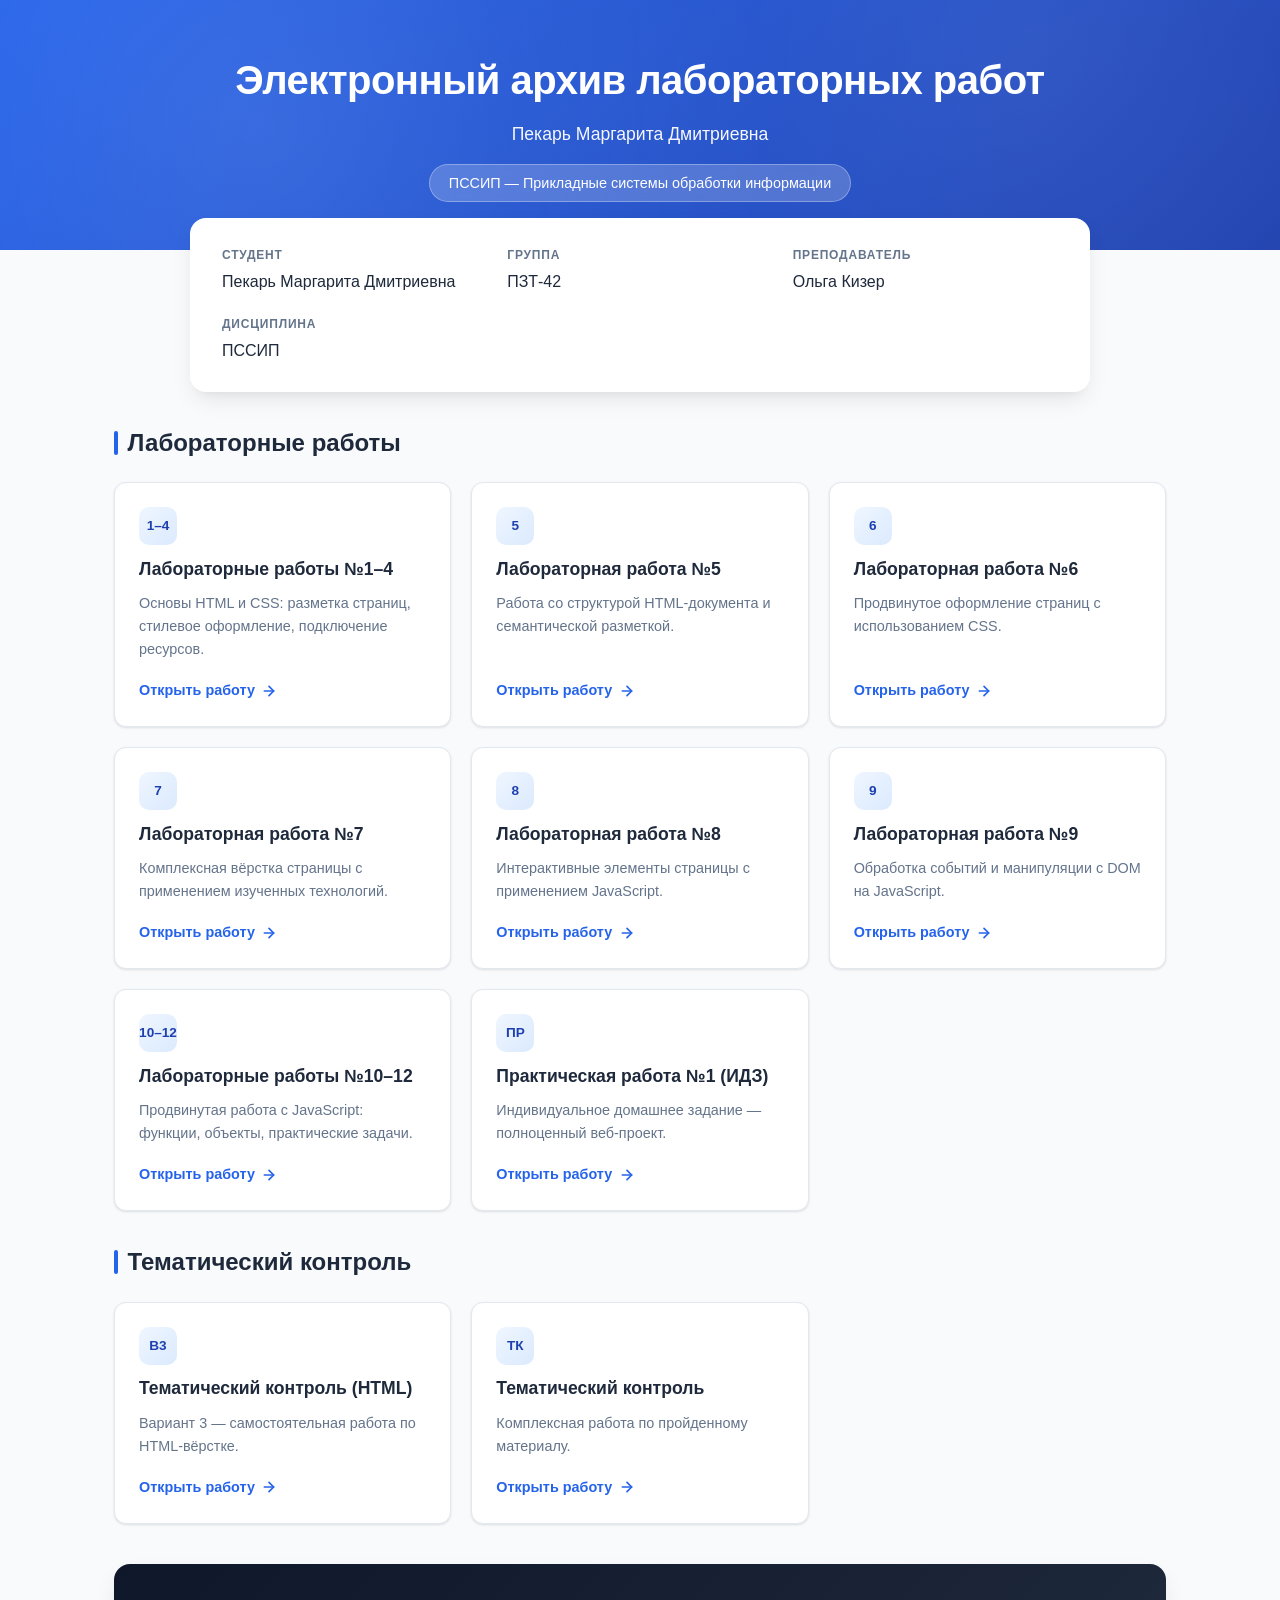
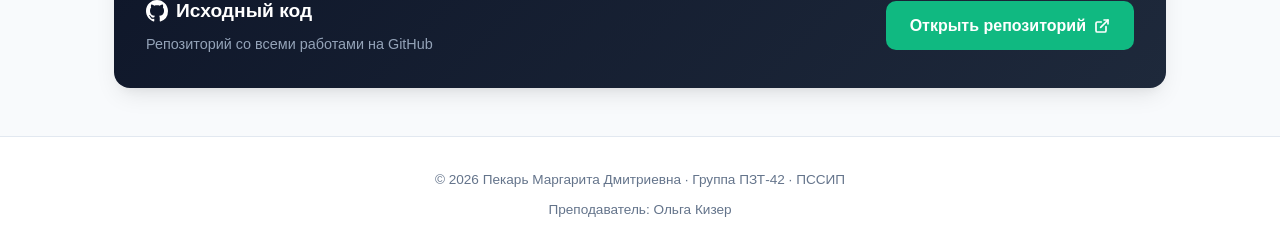
<file: index.html>
<!DOCTYPE html>
<html lang="ru">
<head>
    <meta charset="UTF-8">
    <meta name="viewport" content="width=device-width, initial-scale=1.0">
    <title>Лабораторные работы — Пекарь Маргарита Дмитриевна</title>
    <style>
        :root {
            --primary: #2563eb;
            --primary-dark: #1e40af;
            --bg: #f8fafc;
            --card-bg: #ffffff;
            --text: #1e293b;
            --text-muted: #64748b;
            --border: #e2e8f0;
            --success: #10b981;
            --shadow: 0 1px 3px rgba(0, 0, 0, 0.08), 0 1px 2px rgba(0, 0, 0, 0.04);
            --shadow-lg: 0 10px 25px -5px rgba(0, 0, 0, 0.1), 0 8px 10px -6px rgba(0, 0, 0, 0.05);
        }

        * {
            margin: 0;
            padding: 0;
            box-sizing: border-box;
        }

        body {
            font-family: -apple-system, BlinkMacSystemFont, 'Segoe UI', Roboto, 'Helvetica Neue', Arial, sans-serif;
            background: var(--bg);
            color: var(--text);
            line-height: 1.6;
            min-height: 100vh;
        }

        /* Header */
        header {
            background: linear-gradient(135deg, var(--primary) 0%, var(--primary-dark) 100%);
            color: white;
            padding: 3rem 1.5rem;
            text-align: center;
            position: relative;
            overflow: hidden;
        }

        header::before {
            content: '';
            position: absolute;
            top: 0;
            left: 0;
            right: 0;
            bottom: 0;
            background-image: radial-gradient(circle at 20% 50%, rgba(255,255,255,0.1) 0%, transparent 50%),
                              radial-gradient(circle at 80% 20%, rgba(255,255,255,0.08) 0%, transparent 50%);
        }

        header h1 {
            font-size: clamp(1.75rem, 4vw, 2.5rem);
            font-weight: 700;
            margin-bottom: 0.5rem;
            position: relative;
            letter-spacing: -0.5px;
        }

        header .subtitle {
            font-size: 1.1rem;
            opacity: 0.95;
            position: relative;
            font-weight: 300;
        }

        .subject-badge {
            display: inline-block;
            background: rgba(255, 255, 255, 0.2);
            backdrop-filter: blur(10px);
            padding: 0.4rem 1.2rem;
            border-radius: 50px;
            font-size: 0.9rem;
            font-weight: 500;
            margin-top: 1rem;
            position: relative;
            border: 1px solid rgba(255, 255, 255, 0.3);
        }

        /* Student info card */
        .info-card {
            max-width: 900px;
            margin: -2rem auto 2rem;
            background: var(--card-bg);
            border-radius: 16px;
            padding: 1.75rem 2rem;
            box-shadow: var(--shadow-lg);
            position: relative;
            z-index: 10;
        }

        .info-grid {
            display: grid;
            grid-template-columns: repeat(auto-fit, minmax(200px, 1fr));
            gap: 1.25rem;
        }

        .info-item {
            display: flex;
            flex-direction: column;
            gap: 0.25rem;
        }

        .info-label {
            font-size: 0.75rem;
            text-transform: uppercase;
            letter-spacing: 0.8px;
            color: var(--text-muted);
            font-weight: 600;
        }

        .info-value {
            font-size: 1rem;
            color: var(--text);
            font-weight: 500;
        }

        /* Main container */
        main {
            max-width: 1100px;
            margin: 0 auto;
            padding: 0 1.5rem 3rem;
        }

        .section-title {
            font-size: 1.5rem;
            font-weight: 700;
            color: var(--text);
            margin: 2rem 0 1.25rem;
            display: flex;
            align-items: center;
            gap: 0.6rem;
        }

        .section-title::before {
            content: '';
            width: 4px;
            height: 24px;
            background: var(--primary);
            border-radius: 2px;
        }

        /* Works grid */
        .works-grid {
            display: grid;
            grid-template-columns: repeat(auto-fill, minmax(280px, 1fr));
            gap: 1.25rem;
        }

        .work-card {
            background: var(--card-bg);
            border-radius: 12px;
            padding: 1.5rem;
            box-shadow: var(--shadow);
            transition: transform 0.2s ease, box-shadow 0.2s ease;
            border: 1px solid var(--border);
            text-decoration: none;
            color: inherit;
            display: flex;
            flex-direction: column;
            gap: 0.6rem;
            position: relative;
            overflow: hidden;
        }

        .work-card::before {
            content: '';
            position: absolute;
            top: 0;
            left: 0;
            width: 100%;
            height: 3px;
            background: var(--primary);
            transform: scaleX(0);
            transform-origin: left;
            transition: transform 0.3s ease;
        }

        .work-card:hover {
            transform: translateY(-4px);
            box-shadow: var(--shadow-lg);
        }

        .work-card:hover::before {
            transform: scaleX(1);
        }

        .work-number {
            display: inline-flex;
            align-items: center;
            justify-content: center;
            width: 38px;
            height: 38px;
            background: linear-gradient(135deg, #eff6ff, #dbeafe);
            color: var(--primary-dark);
            border-radius: 10px;
            font-weight: 700;
            font-size: 0.85rem;
        }

        .work-title {
            font-size: 1.1rem;
            font-weight: 600;
            color: var(--text);
        }

        .work-desc {
            font-size: 0.9rem;
            color: var(--text-muted);
            flex-grow: 1;
        }

        .work-link {
            display: inline-flex;
            align-items: center;
            gap: 0.4rem;
            color: var(--primary);
            font-weight: 600;
            font-size: 0.9rem;
            margin-top: 0.5rem;
        }

        .work-link svg {
            transition: transform 0.2s ease;
        }

        .work-card:hover .work-link svg {
            transform: translateX(4px);
        }

        /* Repository banner */
        .repo-banner {
            background: linear-gradient(135deg, #0f172a 0%, #1e293b 100%);
            color: white;
            border-radius: 16px;
            padding: 2rem;
            margin-top: 2.5rem;
            display: flex;
            align-items: center;
            justify-content: space-between;
            gap: 1.5rem;
            flex-wrap: wrap;
            box-shadow: var(--shadow-lg);
        }

        .repo-banner-text h3 {
            font-size: 1.2rem;
            margin-bottom: 0.4rem;
            display: flex;
            align-items: center;
            gap: 0.5rem;
        }

        .repo-banner-text p {
            color: #94a3b8;
            font-size: 0.9rem;
        }

        .repo-button {
            background: var(--success);
            color: white;
            padding: 0.75rem 1.5rem;
            border-radius: 10px;
            text-decoration: none;
            font-weight: 600;
            transition: background 0.2s ease, transform 0.2s ease;
            display: inline-flex;
            align-items: center;
            gap: 0.5rem;
            white-space: nowrap;
        }

        .repo-button:hover {
            background: #059669;
            transform: translateY(-2px);
        }

        /* Footer */
        footer {
            text-align: center;
            padding: 2rem 1.5rem;
            color: var(--text-muted);
            font-size: 0.85rem;
            border-top: 1px solid var(--border);
            background: white;
        }

        footer a {
            color: var(--primary);
            text-decoration: none;
        }

        @media (max-width: 600px) {
            header { padding: 2rem 1rem; }
            .info-card { margin: -2rem 1rem 1.5rem; padding: 1.25rem; }
            .works-grid { grid-template-columns: 1fr; }
        }
    </style>
</head>
<body>
    <header>
        <h1>Электронный архив лабораторных работ</h1>
        <p class="subtitle">Пекарь Маргарита Дмитриевна</p>
        <div class="subject-badge">ПССИП — Прикладные системы обработки информации</div>
    </header>

    <div class="info-card">
        <div class="info-grid">
            <div class="info-item">
                <span class="info-label">Студент</span>
                <span class="info-value">Пекарь Маргарита Дмитриевна</span>
            </div>
            <div class="info-item">
                <span class="info-label">Группа</span>
                <span class="info-value">ПЗТ-42</span>
            </div>
            <div class="info-item">
                <span class="info-label">Преподаватель</span>
                <span class="info-value">Ольга Кизер</span>
            </div>
            <div class="info-item">
                <span class="info-label">Дисциплина</span>
                <span class="info-value">ПССИП</span>
            </div>
        </div>
    </div>

    <main>
        <h2 class="section-title">Лабораторные работы</h2>
        <div class="works-grid">

            <a class="work-card" href="лр%201-4/index.html">
                <span class="work-number">1–4</span>
                <span class="work-title">Лабораторные работы №1–4</span>
                <span class="work-desc">Основы HTML и CSS: разметка страниц, стилевое оформление, подключение ресурсов.</span>
                <span class="work-link">Открыть работу
                    <svg width="16" height="16" viewBox="0 0 24 24" fill="none" stroke="currentColor" stroke-width="2.5" stroke-linecap="round" stroke-linejoin="round"><line x1="5" y1="12" x2="19" y2="12"></line><polyline points="12 5 19 12 12 19"></polyline></svg>
                </span>
            </a>

            <a class="work-card" href="лр%205/страница.html">
                <span class="work-number">5</span>
                <span class="work-title">Лабораторная работа №5</span>
                <span class="work-desc">Работа со структурой HTML-документа и семантической разметкой.</span>
                <span class="work-link">Открыть работу
                    <svg width="16" height="16" viewBox="0 0 24 24" fill="none" stroke="currentColor" stroke-width="2.5" stroke-linecap="round" stroke-linejoin="round"><line x1="5" y1="12" x2="19" y2="12"></line><polyline points="12 5 19 12 12 19"></polyline></svg>
                </span>
            </a>

            <a class="work-card" href="лр%206/страница.html">
                <span class="work-number">6</span>
                <span class="work-title">Лабораторная работа №6</span>
                <span class="work-desc">Продвинутое оформление страниц с использованием CSS.</span>
                <span class="work-link">Открыть работу
                    <svg width="16" height="16" viewBox="0 0 24 24" fill="none" stroke="currentColor" stroke-width="2.5" stroke-linecap="round" stroke-linejoin="round"><line x1="5" y1="12" x2="19" y2="12"></line><polyline points="12 5 19 12 12 19"></polyline></svg>
                </span>
            </a>

            <a class="work-card" href="лр%207/страница.html">
                <span class="work-number">7</span>
                <span class="work-title">Лабораторная работа №7</span>
                <span class="work-desc">Комплексная вёрстка страницы с применением изученных технологий.</span>
                <span class="work-link">Открыть работу
                    <svg width="16" height="16" viewBox="0 0 24 24" fill="none" stroke="currentColor" stroke-width="2.5" stroke-linecap="round" stroke-linejoin="round"><line x1="5" y1="12" x2="19" y2="12"></line><polyline points="12 5 19 12 12 19"></polyline></svg>
                </span>
            </a>

            <a class="work-card" href="лр%208/index.html">
                <span class="work-number">8</span>
                <span class="work-title">Лабораторная работа №8</span>
                <span class="work-desc">Интерактивные элементы страницы с применением JavaScript.</span>
                <span class="work-link">Открыть работу
                    <svg width="16" height="16" viewBox="0 0 24 24" fill="none" stroke="currentColor" stroke-width="2.5" stroke-linecap="round" stroke-linejoin="round"><line x1="5" y1="12" x2="19" y2="12"></line><polyline points="12 5 19 12 12 19"></polyline></svg>
                </span>
            </a>

            <a class="work-card" href="лр%209/index.html">
                <span class="work-number">9</span>
                <span class="work-title">Лабораторная работа №9</span>
                <span class="work-desc">Обработка событий и манипуляции с DOM на JavaScript.</span>
                <span class="work-link">Открыть работу
                    <svg width="16" height="16" viewBox="0 0 24 24" fill="none" stroke="currentColor" stroke-width="2.5" stroke-linecap="round" stroke-linejoin="round"><line x1="5" y1="12" x2="19" y2="12"></line><polyline points="12 5 19 12 12 19"></polyline></svg>
                </span>
            </a>

            <a class="work-card" href="лр10-12/index.html">
                <span class="work-number">10–12</span>
                <span class="work-title">Лабораторные работы №10–12</span>
                <span class="work-desc">Продвинутая работа с JavaScript: функции, объекты, практические задачи.</span>
                <span class="work-link">Открыть работу
                    <svg width="16" height="16" viewBox="0 0 24 24" fill="none" stroke="currentColor" stroke-width="2.5" stroke-linecap="round" stroke-linejoin="round"><line x1="5" y1="12" x2="19" y2="12"></line><polyline points="12 5 19 12 12 19"></polyline></svg>
                </span>
            </a>

            <a class="work-card" href="ПР1/ИДЗ/index.html">
                <span class="work-number">ПР</span>
                <span class="work-title">Практическая работа №1 (ИДЗ)</span>
                <span class="work-desc">Индивидуальное домашнее задание — полноценный веб-проект.</span>
                <span class="work-link">Открыть работу
                    <svg width="16" height="16" viewBox="0 0 24 24" fill="none" stroke="currentColor" stroke-width="2.5" stroke-linecap="round" stroke-linejoin="round"><line x1="5" y1="12" x2="19" y2="12"></line><polyline points="12 5 19 12 12 19"></polyline></svg>
                </span>
            </a>

        </div>

        <h2 class="section-title">Тематический контроль</h2>
        <div class="works-grid">

            <a class="work-card" href="Тем.%20Контроль%20HTML/Пекарь%20Маргарита%20Дмитриевна_В3/index.html">
                <span class="work-number">В3</span>
                <span class="work-title">Тематический контроль (HTML)</span>
                <span class="work-desc">Вариант 3 — самостоятельная работа по HTML-вёрстке.</span>
                <span class="work-link">Открыть работу
                    <svg width="16" height="16" viewBox="0 0 24 24" fill="none" stroke="currentColor" stroke-width="2.5" stroke-linecap="round" stroke-linejoin="round"><line x1="5" y1="12" x2="19" y2="12"></line><polyline points="12 5 19 12 12 19"></polyline></svg>
                </span>
            </a>

            <a class="work-card" href="Тем.Контроль/index.html">
                <span class="work-number">ТК</span>
                <span class="work-title">Тематический контроль</span>
                <span class="work-desc">Комплексная работа по пройденному материалу.</span>
                <span class="work-link">Открыть работу
                    <svg width="16" height="16" viewBox="0 0 24 24" fill="none" stroke="currentColor" stroke-width="2.5" stroke-linecap="round" stroke-linejoin="round"><line x1="5" y1="12" x2="19" y2="12"></line><polyline points="12 5 19 12 12 19"></polyline></svg>
                </span>
            </a>

        </div>

        <div class="repo-banner">
            <div class="repo-banner-text">
                <h3>
                    <svg width="22" height="22" viewBox="0 0 24 24" fill="currentColor"><path d="M12 0C5.37 0 0 5.37 0 12c0 5.31 3.435 9.795 8.205 11.385.6.105.825-.255.825-.57 0-.285-.015-1.23-.015-2.235-3.015.555-3.795-.735-4.035-1.41-.135-.345-.72-1.41-1.23-1.695-.42-.225-1.02-.78-.015-.795.945-.015 1.62.87 1.845 1.23 1.08 1.815 2.805 1.305 3.495.99.105-.78.42-1.305.765-1.605-2.67-.3-5.46-1.335-5.46-5.925 0-1.305.465-2.385 1.23-3.225-.12-.3-.54-1.53.12-3.18 0 0 1.005-.315 3.3 1.23.96-.27 1.98-.405 3-.405s2.04.135 3 .405c2.295-1.56 3.3-1.23 3.3-1.23.66 1.65.24 2.88.12 3.18.765.84 1.23 1.905 1.23 3.225 0 4.605-2.805 5.625-5.475 5.925.435.375.81 1.095.81 2.22 0 1.605-.015 2.895-.015 3.3 0 .315.225.69.825.57A12.02 12.02 0 0 0 24 12c0-6.63-5.37-12-12-12z"/></svg>
                    Исходный код
                </h3>
                <p>Репозиторий со всеми работами на GitHub</p>
            </div>
            <a class="repo-button" href="https://github.com/youmrrrr/PCCIP" target="_blank" rel="noopener">
                Открыть репозиторий
                <svg width="16" height="16" viewBox="0 0 24 24" fill="none" stroke="currentColor" stroke-width="2.5" stroke-linecap="round" stroke-linejoin="round"><path d="M18 13v6a2 2 0 0 1-2 2H5a2 2 0 0 1-2-2V8a2 2 0 0 1 2-2h6"></path><polyline points="15 3 21 3 21 9"></polyline><line x1="10" y1="14" x2="21" y2="3"></line></svg>
            </a>
        </div>
    </main>

    <footer>
        <p>© 2026 Пекарь Маргарита Дмитриевна · Группа ПЗТ-42 · ПССИП</p>
        <p style="margin-top: 0.5rem;">Преподаватель: Ольга Кизер</p>
    </footer>
</body>
</html>
</file>
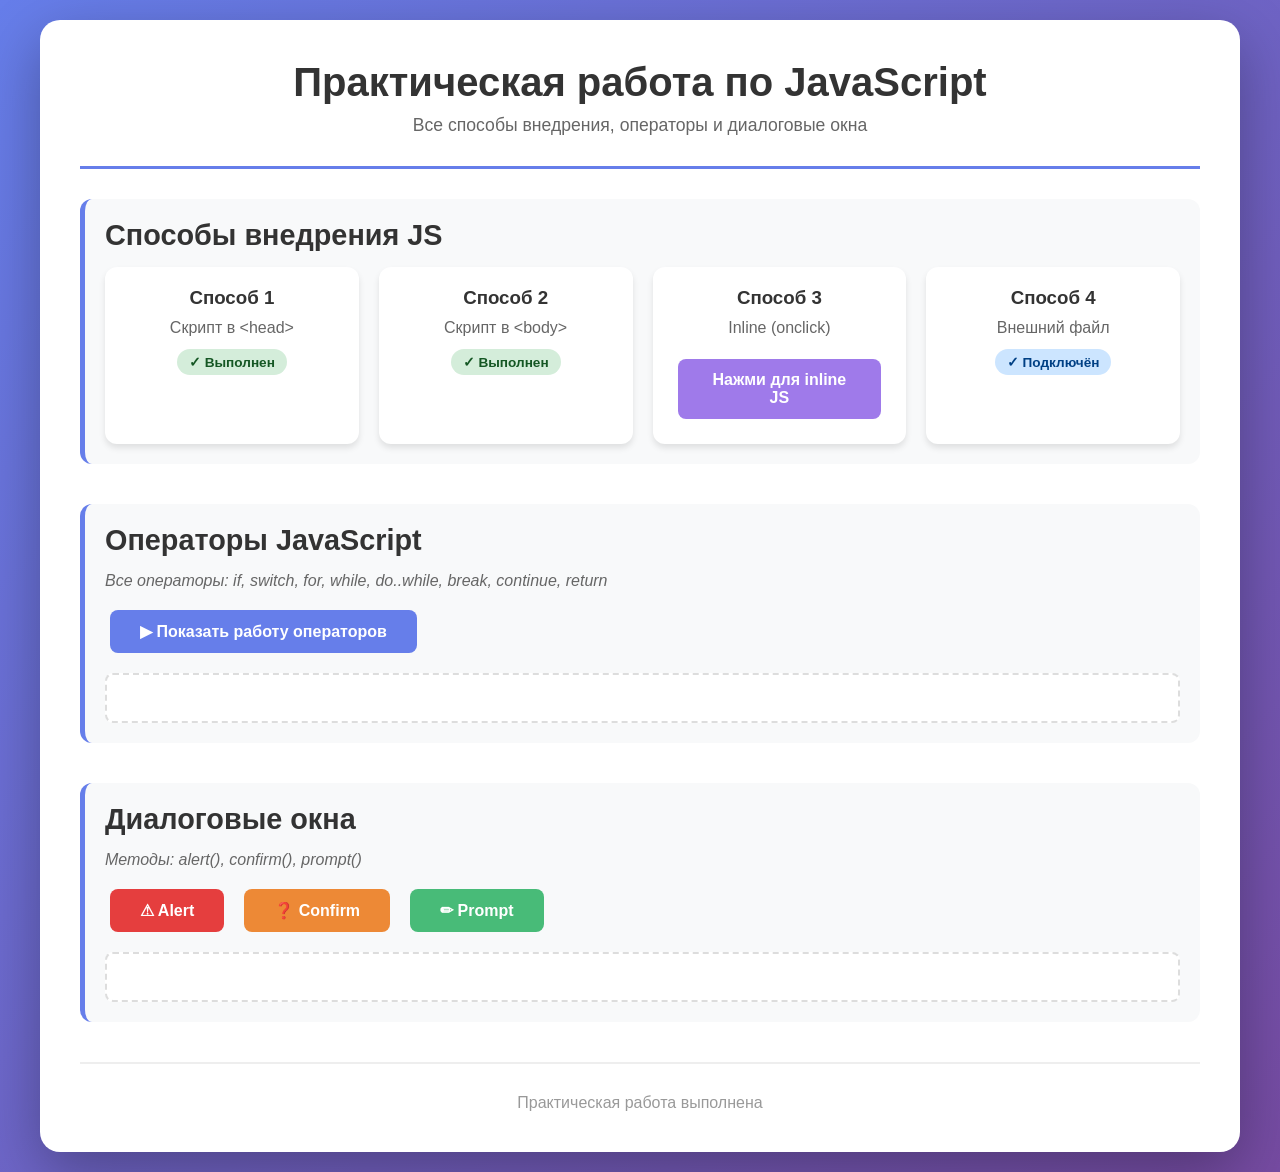
<file: лр 9/index.html>
<!DOCTYPE html>
<html lang="ru">
<head>
    <meta charset="UTF-8">
    <meta name="viewport" content="width=device-width, initial-scale=1.0">
    <title>Практическая работа по JS</title>
    
    <!-- Подключение CSS -->
    <link rel="stylesheet" href="style.css">
    
    <!-- Способ 1: Внутренний скрипт в head -->
    <script>
        console.log("✅ Способ 1: Скрипт в head");
    </script>
</head>
<body>
    <div class="container">
        <header>
            <h1>Практическая работа по JavaScript</h1>
            <p class="subtitle">Все способы внедрения, операторы и диалоговые окна</p>
        </header>

        <!-- Способ 2: Внутренний скрипт в body -->
        <script>
            console.log("✅ Способ 2: Скрипт в body");
        </script>

        <section class="section">
            <h2>Способы внедрения JS</h2>
            <div class="cards">
                <div class="card">
                    <h3>Способ 1</h3>
                    <p>Скрипт в &lt;head&gt;</p>
                    <span class="badge green">✓ Выполнен</span>
                </div>
                <div class="card">
                    <h3>Способ 2</h3>
                    <p>Скрипт в &lt;body&gt;</p>
                    <span class="badge green">✓ Выполнен</span>
                </div>
                <div class="card">
                    <h3>Способ 3</h3>
                    <p>Inline (onclick)</p>
                    <!-- Способ 3: Inline скрипт -->
                    <button onclick="console.log('✅ Способ 3: Inline событие')" class="btn btn-inline">
                        Нажми для inline JS
                    </button>
                </div>
                <div class="card">
                    <h3>Способ 4</h3>
                    <p>Внешний файл</p>
                    <span class="badge blue">✓ Подключён</span>
                </div>
            </div>
        </section>

        <section class="section">
            <h2>Операторы JavaScript</h2>
            <p class="hint">Все операторы: if, switch, for, while, do..while, break, continue, return</p>
            <button onclick="showOperators()" class="btn btn-primary">
                ▶ Показать работу операторов
            </button>
            <div id="operatorsResult" class="result-box"></div>
        </section>

        <section class="section">
            <h2>Диалоговые окна</h2>
            <p class="hint">Методы: alert(), confirm(), prompt()</p>
            <div class="button-group">
                <button onclick="showAlert()" class="btn btn-danger">⚠ Alert</button>
                <button onclick="showConfirm()" class="btn btn-warning">❓ Confirm</button>
                <button onclick="showPrompt()" class="btn btn-success">✏ Prompt</button>
            </div>
            <div id="dialogResult" class="result-box"></div>
        </section>

        <footer>
            <p>Практическая работа выполнена</p>
        </footer>
    </div>

    <!-- Способ 4: Подключение внешнего JS файла -->
    <script src="script.js"></script>
</body>
</html>
</file>
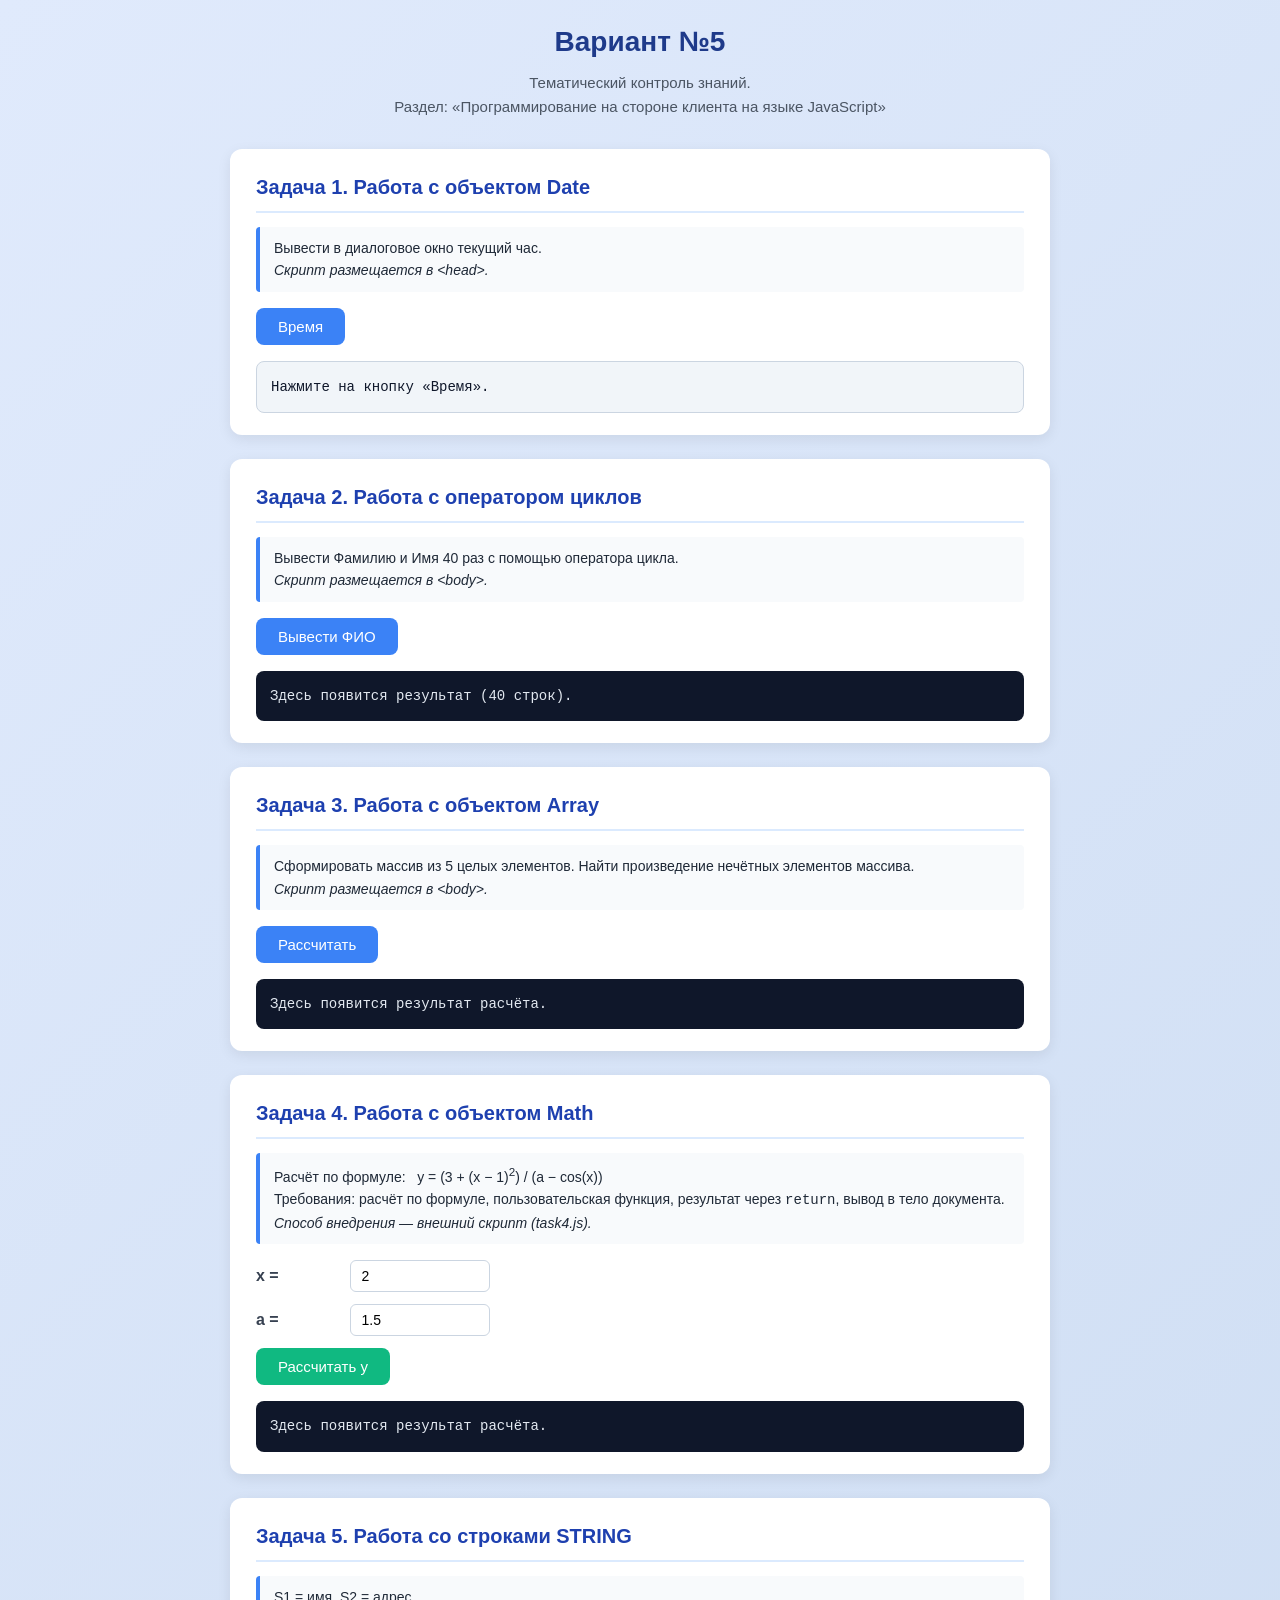
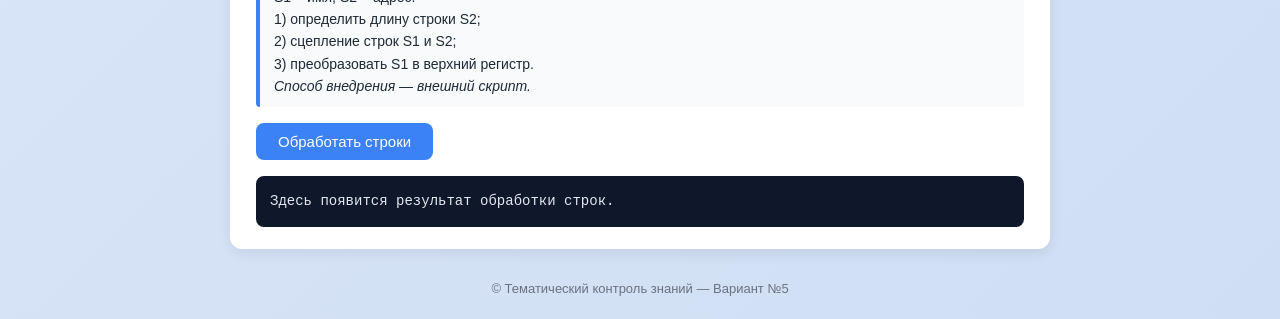
<file: лр10-12/index.html>
<!DOCTYPE html>
<html lang="ru">
<head>
    <meta charset="UTF-8">
    <meta name="viewport" content="width=device-width, initial-scale=1.0">
    <title>Вариант №5 — Тематический контроль (JavaScript)</title>

    <!-- Внешняя таблица стилей -->
    <link rel="stylesheet" href="styles.css">

    <!-- ЗАДАЧА 1. Скрипт размещается в <head>                          -->
    <script>
        function showTime() {
            var now = new Date();
            var hour = now.getHours();
            window.alert("Текущий час: " + hour);
            document.getElementById("out1").innerHTML = "Текущий час: " + hour;
        }
    </script>
    <!-- ============================================================== -->

    <!-- ЗАДАЧА 4. Внешний скрипт (по условию задания) — расчёт по формуле с Math -->
    <script src="task4.js"></script>
</head>
<body>

    <header>
        <h1>Вариант №5</h1>
        <p>Тематический контроль знаний.<br>
           Раздел: «Программирование на стороне клиента на языке JavaScript»</p>
    </header>

    <!-- ===================== ЗАДАЧА 1 ===================== -->
    <section class="task">
        <h2>Задача 1. Работа с объектом Date</h2>
        <div class="condition">
            Вывести в диалоговое окно текущий час.<br>
            <em>Скрипт размещается в &lt;head&gt;.</em>
        </div>
        <button class="btn" id="btnTime">Время</button>
        <div class="output output-light" id="out1">Нажмите на кнопку «Время».</div>
    </section>

    <!-- ===================== ЗАДАЧА 2 ===================== -->
    <section class="task">
        <h2>Задача 2. Работа с оператором циклов</h2>
        <div class="condition">
            Вывести Фамилию и Имя 40 раз с помощью оператора цикла.<br>
            <em>Скрипт размещается в &lt;body&gt;.</em>
        </div>
        <button class="btn" id="btnName">Вывести ФИО</button>
        <div class="output" id="out2">Здесь появится результат (40 строк).</div>
    </section>

    <!-- ===================== ЗАДАЧА 3 ===================== -->
    <section class="task">
        <h2>Задача 3. Работа с объектом Array</h2>
        <div class="condition">
            Сформировать массив из 5 целых элементов. Найти произведение
            нечётных элементов массива.<br>
            <em>Скрипт размещается в &lt;body&gt;.</em>
        </div>
        <button class="btn" id="btnArr">Рассчитать</button>
        <div class="output" id="out3">Здесь появится результат расчёта.</div>
    </section>

    <!-- ===================== ЗАДАЧА 4 ===================== -->
    <section class="task">
        <h2>Задача 4. Работа с объектом Math</h2>
        <div class="condition">
            Расчёт по формуле: &nbsp;
            y = (3 + (x − 1)<sup>2</sup>) / (a − cos(x))<br>
            Требования: расчёт по формуле, пользовательская функция,
            результат через <code>return</code>, вывод в тело документа.<br>
            <em>Способ внедрения — внешний скрипт (task4.js).</em>
        </div>
        <div class="field">
            <label for="inputX">x =</label>
            <input type="text" id="inputX" value="2">
        </div>
        <div class="field">
            <label for="inputA">a =</label>
            <input type="text" id="inputA" value="1.5">
        </div>
        <button class="btn btn-success" id="btnMath">Рассчитать y</button>
        <div class="output" id="out4">Здесь появится результат расчёта.</div>
    </section>

    <!-- ===================== ЗАДАЧА 5 ===================== -->
    <section class="task">
        <h2>Задача 5. Работа со строками STRING</h2>
        <div class="condition">
            S1 = имя, S2 = адрес.<br>
            1) определить длину строки S2;<br>
            2) сцепление строк S1 и S2;<br>
            3) преобразовать S1 в верхний регистр.<br>
            <em>Способ внедрения — внешний скрипт.</em>
        </div>
        <button class="btn" id="btnStr">Обработать строки</button>
        <div class="output" id="out5">Здесь появится результат обработки строк.</div>
    </section>

    <footer>
        © Тематический контроль знаний — Вариант №5
    </footer>

    <!-- ЗАДАЧА 2. Скрипт размещается в <body>                         -->
    <script>
        function printName() {
            var surname = "Пекарь";
            var name   = "Маргарита";
            var result = "";
            for (var i = 1; i <= 40; i++) {
                result += i + ". " + surname + " " + name + "\n";
            }
            document.getElementById("out2").textContent = result;
        }
    </script>

    <!-- ЗАДАЧА 3. Скрипт размещается в <body>                         -->
    <script>
        function multiplyOdd() {
            var arr = [3, 6, 7, 8, 5];
            var product = 1;
            var found = false;

            for (var i = 0; i < arr.length; i++) {
                if (arr[i] % 2 !== 0) {
                    product *= arr[i];
                    found = true;
                }
            }

            var html = "Массив: [" + arr.join(", ") + "]\n";
            if (found) {
                html += "Произведение нечётных элементов = " + product;
            } else {
                html += "Нечётных элементов нет.";
            }
            document.getElementById("out3").textContent = html;
        }
    </script>
    <!-- ============================================================== -->

    <!-- ============================================================== -->
    <!-- ЗАДАЧА 5. Скрипт размещается в <body> (внешний файл)          -->
    <!-- ============================================================== -->
    <script src="script.js"></script>

    <!-- Инициализация обработчиков для кнопок -->
    <script>
        document.addEventListener("DOMContentLoaded", function () {
            // Кнопка «Время» (задача 1) — функция в <head>
            var btnTime = document.getElementById("btnTime");
            if (btnTime) {
                btnTime.addEventListener("click", showTime);
            }

            // Кнопка «Вывести ФИО» (задача 2) — функция в <body>
            var btnName = document.getElementById("btnName");
            if (btnName) {
                btnName.addEventListener("click", printName);
            }

            // Кнопка «Рассчитать» (задача 3) — функция в <body>
            var btnArr = document.getElementById("btnArr");
            if (btnArr) {
                btnArr.addEventListener("click", multiplyOdd);
            }

            // Кнопка «Рассчитать y» (задача 4) — функция из task4.js
            var btnMath = document.getElementById("btnMath");
            if (btnMath) {
                btnMath.addEventListener("click", calculateFormula);
            }

            // Кнопка «Обработать строки» (задача 5) — функция из внешнего файла script.js
            var btnStr = document.getElementById("btnStr");
            if (btnStr) {
                btnStr.addEventListener("click", processStrings);
            }
        });
    </script>

</body>
</html>
</file>
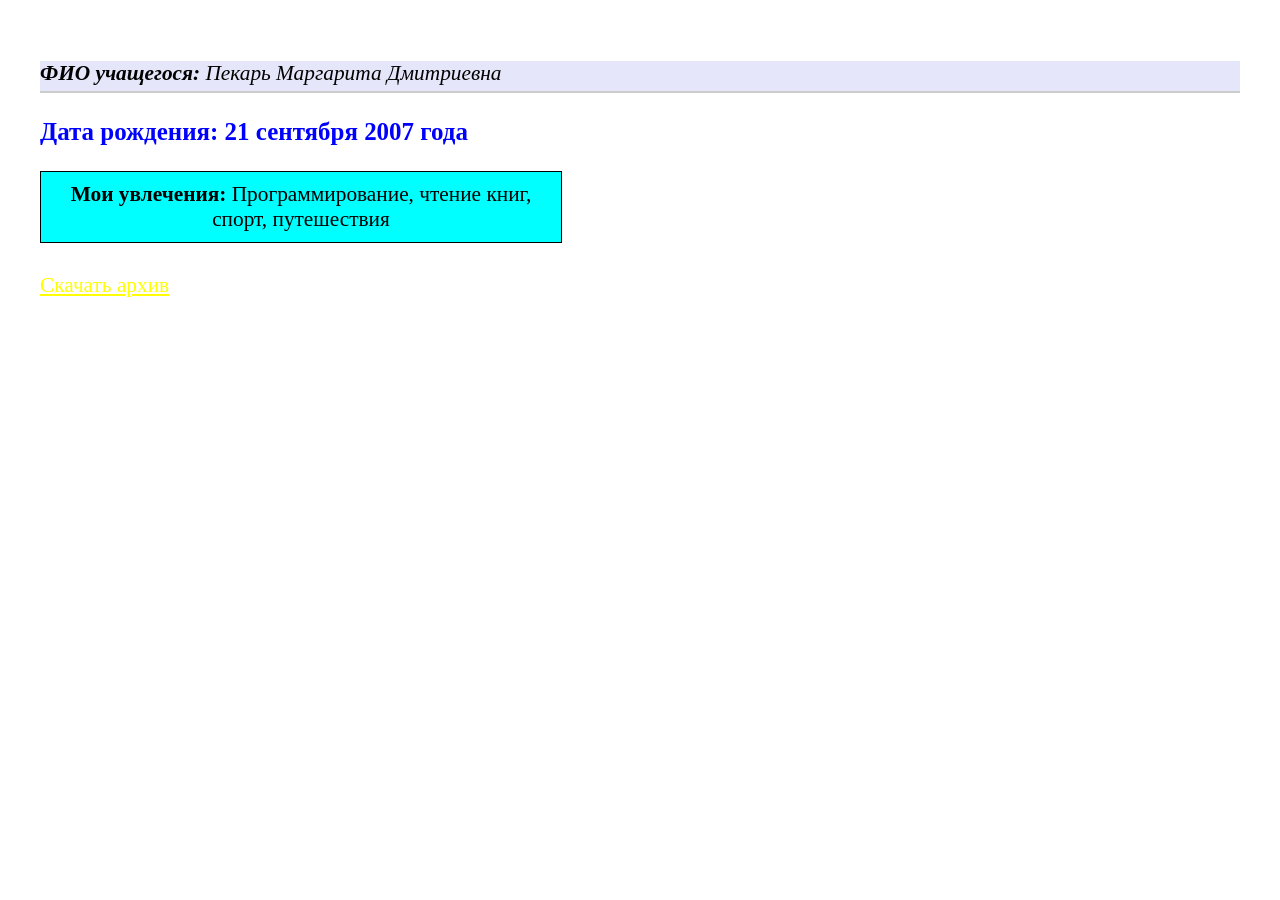
<file: Тем.Контроль/index.html>
<!DOCTYPE html>
<html lang="ru">
<head>
    <meta charset="UTF-8">
    <meta name="viewport" content="width=device-width, initial-scale=1.0">
    <title>Вариант №11 — Технология CSS</title>
    
    <!-- Способ 1: внешний файл стилей (style.css) -->
    <link rel="stylesheet" href="style.css">
    
    <!-- Способ 3: глобальная таблица стилей (тег <style>) -->
    <style>

        h3 {
            font-weight: bold;          
            color: #0000FF;          
            text-align: justify;       
        }
        .fio {
            font-weight: normal;
            border-bottom: 2px solid #ccc;
            padding-bottom: 5px;
        }
    </style>
</head>
<body>

    <!-- Способ 2: внутренние (inline) стили -->
    
    <p class="fio" style="font-style: italic; background-color: #e6e6fa;">
        <strong>ФИО учащегося:</strong> Пекарь Маргарита Дмитриевна
    </p>
    
    <h3>Дата рождения: 21 сентября 2007 года</h3>
    
    <div id="hobby">
        <strong>Мои увлечения:</strong> Программирование, чтение книг, спорт, путешествия
    </div>

    <p style="margin-top: 30px;">
        <a href="R:/ПССИП/Тем.Контроль/архив/ПД.zip">Скачать архив</a>
    </p>

</body>
</html>
</file>
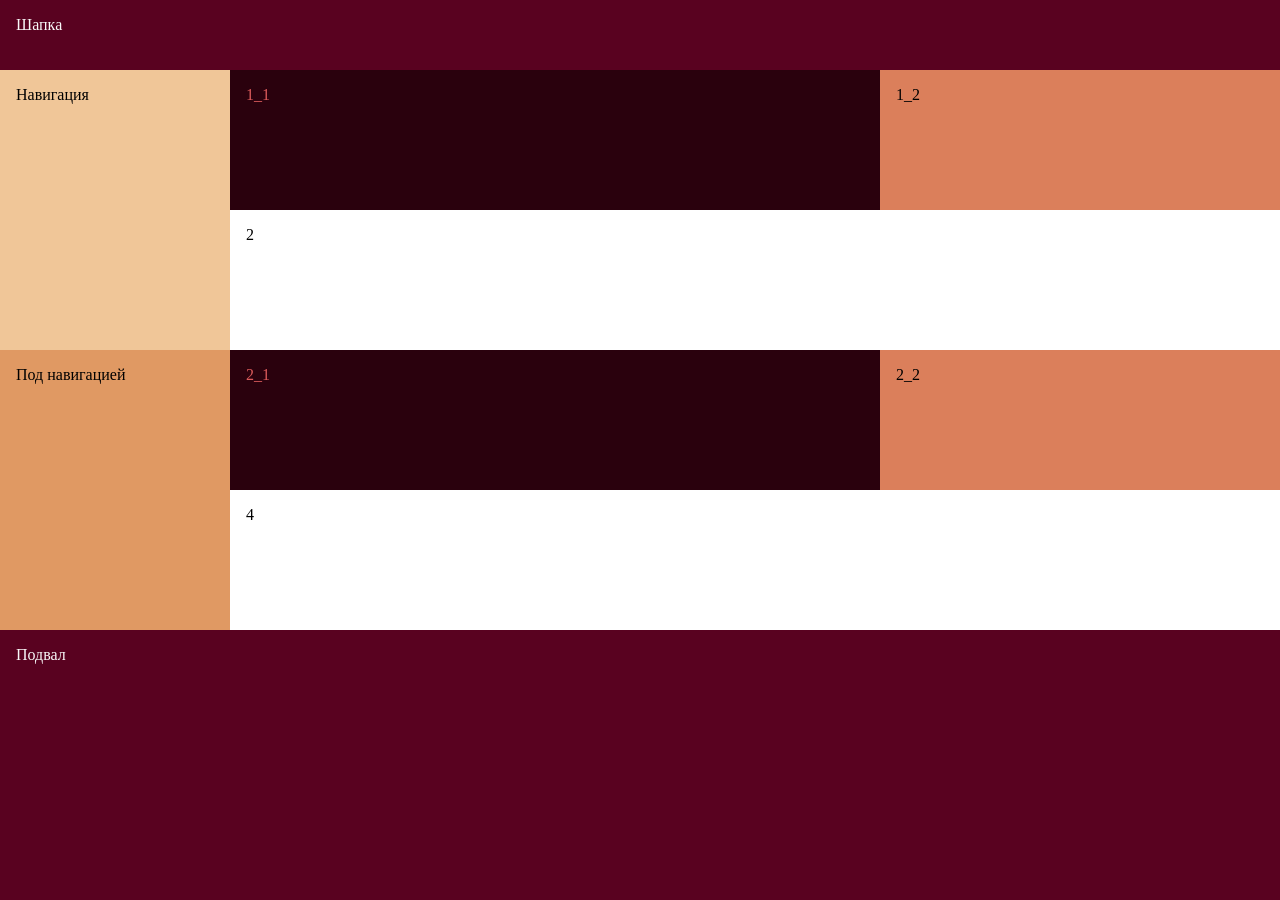
<file: лр 5/страница.html>
<!DOCTYPE html>
<html lang="ru">

<head>
    <meta charset="UTF-8">
    <meta name="viewport" content="width=device-width, initial-scale=1.0">
    <title>Абсолютно фиксированная сетка</title>

    <style>
        * {
            margin: 0;
            padding: 0;
            box-sizing: border-box;
        }

        body {
            min-width: 1530px;
            background: rgb(89, 2, 32);
            overflow-x: auto;
        }

        /* Фиксированный контейнер */
        #main {
            width: 1530px;
            margin: 0;
            display: grid;
            grid-template-columns: 230px 1300px;
            grid-template-rows: auto;
            grid-template-areas:
                "left content";
        }

        /* Левая панель */
        #levo {
            grid-area: left;
            display: flex;
            flex-direction: column;
            height: 560px;
        }

        /* Контентная область */
        #kontent {
            grid-area: content;
            display: flex;
            flex-direction: column;
            height: 560px;
        }

        /* Навигация — 280px высоты */
        #levo nav {
            height: 280px;
            width: 230px;
            background: rgb(240, 198, 152);
            padding: 1em;
        }

        /* Под навигацией — 280px высоты */
        #levo #pod_nav {
            height: 280px;
            width: 230px;
            background: rgb(224, 153, 99);
            padding: 1em;
        }

        /* Каждая из 4 строк контента — 140px высоты */
        #kontent1, #kontent2, #kontent3, #kontent4 {
            height: 140px;
        }

        /* Строка 1: горизонтальные блоки */
        #kontent1 {
            display: flex;
        }

        /* Строка 3: горизонтальные блоки */
        #kontent3 {
            display: flex;
        }

        /* Блоки внутри горизонтальных строк — фиксированная ширина 650px */
        #kontent1_1, #kontent1_2, #kontent2_1, #kontent2_2 {
            width: 650px;
        }

        /* Цвета как в оригинале */
        #kontent1_1 {
            background: rgb(42, 1, 13);
            color: #db5b5b;
            padding: 1em;
        }

        #kontent1_2 {
            background: #db7f5b;
            padding: 1em;
        }

        #kontent2 {
            background: rgb(255, 255, 255);
            padding: 1em;
            width: 1300px;
        }

        #kontent2_1 {
            background: rgb(42, 1, 13);
            color: #db5b5b;
            padding: 1em;
        }

        #kontent2_2 {
            background: #db7f5b;
            padding: 1em;
        }

        #kontent4 {
            background: rgb(255, 255, 255);
            padding: 1em;
            width: 1300px;
        }

        /* Шапка — фиксированная ширина 1530px, высота 70px */
        header {
            background: rgb(89, 2, 32);
            width: 1530px;
            height: 70px;
            color: #f9f9f9;
            padding: 1em;
        }

        /* Подвал — фиксированная ширина 1530px, высота 100px */
        footer {
            background: rgb(89, 2, 32);
            width: 1530px;
            height: 100px;
            color: #f9f9f9;
            padding: 1em;
        }

        /* Для всех блоков с текстом */
        header, footer, nav, #pod_nav, #kontent1_1, #kontent1_2, #kontent2, #kontent2_1, #kontent2_2, #kontent4 {
            overflow: auto;
        }
    </style>
</head>

<body>
    <!-- ШАПКА САЙТА -->
    <header>Шапка</header>
    
    <!-- ОСНОВНОЕ СОДЕРЖИМОЕ -->
    <div id="main">
        
        <!-- ЛЕВАЯ ПАНЕЛЬ -->
        <div id="levo">
            <nav>Навигация</nav>
            <div id="pod_nav">Под навигацией</div>
        </div>
        
        <!-- ПРАВАЯ ЧАСТЬ -->
        <div id="kontent">
            <div id="kontent1">
                <div id="kontent1_1">1_1</div>
                <div id="kontent1_2">1_2</div>
            </div>
            <div id="kontent2">2</div>
            <div id="kontent3">
                <div id="kontent2_1">2_1</div>
                <div id="kontent2_2">2_2</div>
            </div>
            <div id="kontent4">4</div>
        </div>
        
    </div>
    
    <!-- ПОДВАЛ -->
    <footer>Подвал</footer>
</body>

</html>
</file>
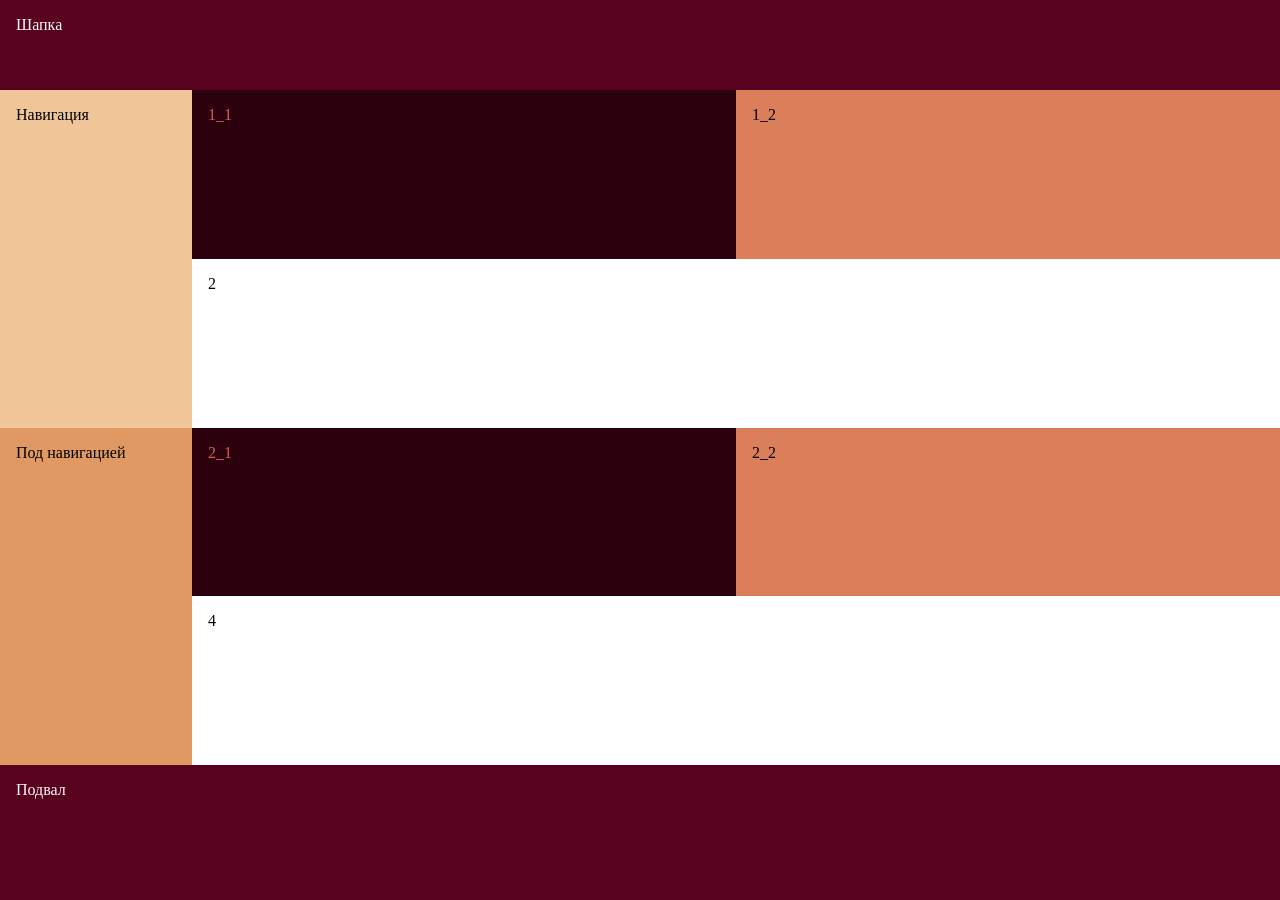
<file: лр 6/страница.html>
<!DOCTYPE html>
<html lang="ru">

<head>
    <meta charset="UTF-8">
    <meta name="viewport" content="width=device-width, initial-scale=1.0">
    <title>Адаптивная сетка</title>

    <style>
        * {
            margin: 0;
            padding: 0;
            box-sizing: border-box;
        }

        body,
        html {
            height: 100%;
        }

        body {
            display: flex;
            flex-direction: column;
            min-height: 100vh;
        }

        #main {
            flex: 1;  /* Занимает всё место между шапкой и подвалом (как flex:1 в первом примере) */
            display: grid;
            /* Левая панель = 15vw (как в первом примере), остальное — контент */
            grid-template-columns: 15vw 1fr;
            grid-template-rows: auto;  /* Автоматическая высота */
            grid-template-areas:
                "left content";
        }

        /* Левая панель (полная высота) */
        #levo {
            grid-area: left;
            display: flex;
            flex-direction: column;
            background: transparent;
        }

        /* Контентная область */
        #kontent {
            grid-area: content;
            display: flex;
            flex-direction: column;
        }

        /* Навигация — 50% высоты левой панели */
        #levo nav {
            flex: 50%;
            background: rgb(240, 198, 152);
            padding: 1em;
        }

        /* Под навигацией — 50% высоты левой панели */
        #levo #pod_nav {
            flex: 50%;
            background: rgb(224, 153, 99);
            padding: 1em;
        }

        /* Каждая из 4 строк контента занимает 25% высоты контентной области */
        #kontent1, #kontent2, #kontent3, #kontent4 {
            flex: 25%;
        }

        /* Строка 1: горизонтальные блоки */
        #kontent1 {
            display: flex;
        }

        /* Строка 3: горизонтальные блоки */
        #kontent3 {
            display: flex;
        }

        /* Блоки внутри горизонтальных строк — по 50% ширины */
        #kontent1_1, #kontent1_2, #kontent2_1, #kontent2_2 {
            flex: 50%;
        }

        /* Цвета как в первом примере */
        #kontent1_1 {
            background: rgb(42, 1, 13);
            color: #db5b5b;
            padding: 1em;
        }

        #kontent1_2 {
            background: #db7f5b;
            padding: 1em;
        }

        #kontent2 {
            background: rgb(255, 255, 255);
            padding: 1em;
        }

        #kontent2_1 {
            background: rgb(42, 1, 13);
            color: #db5b5b;
            padding: 1em;
        }

        #kontent2_2 {
            background: #db7f5b;
            padding: 1em;
        }

        #kontent4 {
            background: rgb(255, 255, 255);
            padding: 1em;
        }

        /* Шапка — 10vh как в первом примере */
        header {
            background: rgb(89, 2, 32);
            height: 10vh;
            color: #f9f9f9;
            padding: 1em;
        }

        /* Подвал — 15vh как в первом примере */
        footer {
            background: rgb(89, 2, 32);
            height: 15vh;
            color: #f9f9f9;
            padding: 1em;
        }

        /* Для всех блоков с текстом */
        header, footer, nav, #pod_nav, #kontent1_1, #kontent1_2, #kontent2, #kontent2_1, #kontent2_2, #kontent4 {
            overflow: auto;
        }
    </style>
</head>

<body>
    <!-- ШАПКА САЙТА (10vh) -->
    <header>Шапка</header>
    
    <!-- ОСНОВНОЕ СОДЕРЖИМОЕ (растягивается между шапкой и подвалом) -->
    <div id="main">
        
        <!-- ЛЕВАЯ ПАНЕЛЬ (15vw, внутри два блока по 50% высоты) -->
        <div id="levo">
            <nav>Навигация</nav>
            <div id="pod_nav">Под навигацией</div>
        </div>
        
        <!-- ПРАВАЯ ЧАСТЬ: МОДУЛЬНАЯ СЕТКА КОНТЕНТА (4 строки по 25% высоты) -->
        <div id="kontent">
            <!-- Строка 1: два блока по горизонтали -->
            <div id="kontent1">
                <div id="kontent1_1">1_1</div>
                <div id="kontent1_2">1_2</div>
            </div>
            <!-- Строка 2: один блок на всю ширину -->
            <div id="kontent2">2</div>
            <!-- Строка 3: два блока по горизонтали -->
            <div id="kontent3">
                <div id="kontent2_1">2_1</div>
                <div id="kontent2_2">2_2</div>
            </div>
            <!-- Строка 4: один блок на всю ширину -->
            <div id="kontent4">4</div>
        </div>
        
    </div>
    
    <!-- ПОДВАЛ (15vh) -->
    <footer>Подвал</footer>
</body>

</html>
</file>
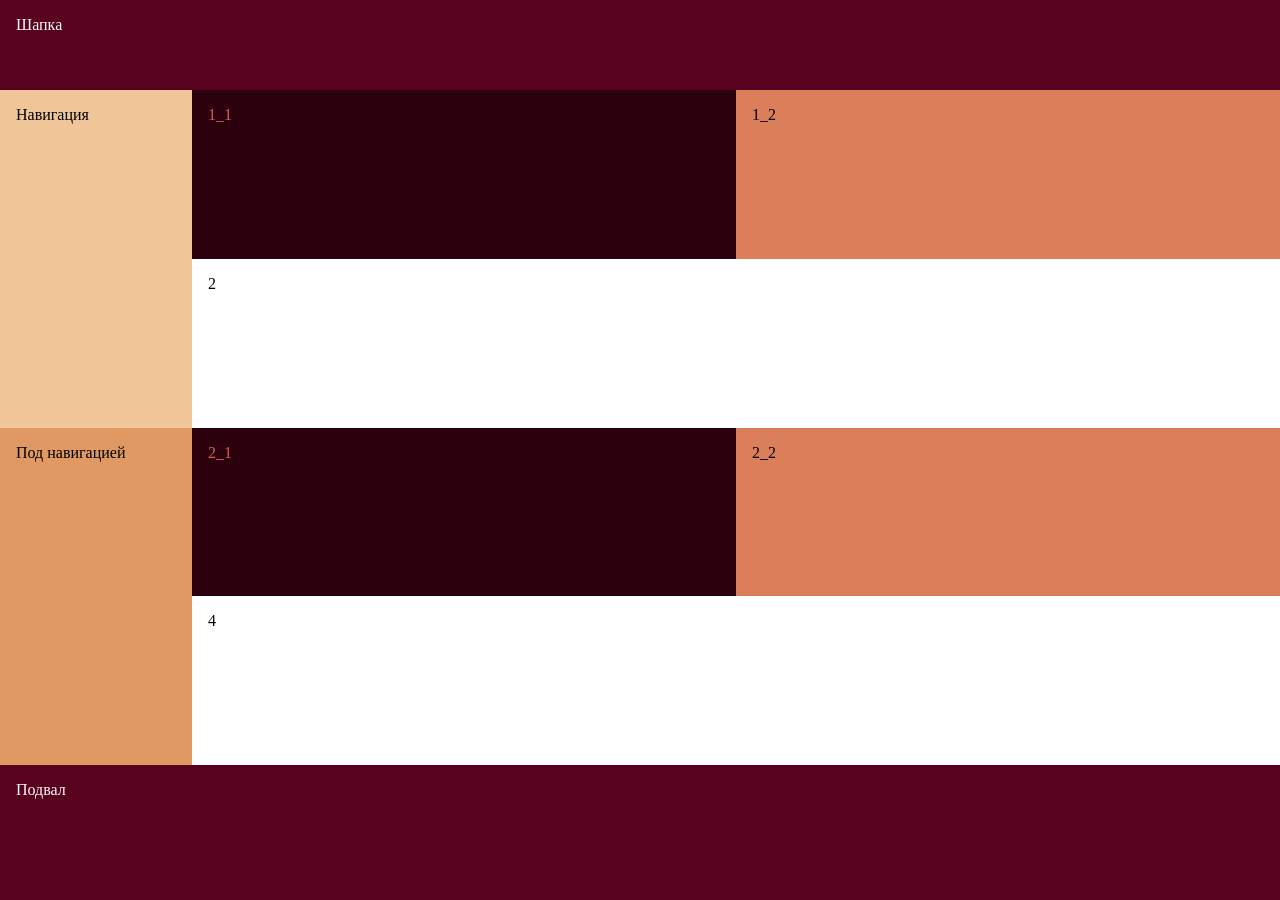
<file: лр 7/страница.html>
<!DOCTYPE html>
<html lang="ru">

<head>
    <meta charset="UTF-8">
    <meta name="viewport" content="width=device-width, initial-scale=1.0">
    <title>Адаптивная Верстка</title>
    <style>
        body,
        html {
            height: 100%;
            margin: 0;
            /* Убираем отступы по умолчанию */
        }

        #main {
            height: 100%;
            display: grid;
            /* Левая панель 15vw (как в первом примере), контент 1fr (остальное пространство) */
            grid-template-columns: 15vw 1fr 1fr;
            /* Высота строк: шапка 10vh, 4 строки контента по 18.75% (75%/4), подвал 15vh */
            grid-template-rows: 10vh 18.75vh 18.75vh 18.75vh 18.75vh 15vh;
            grid-template-areas:
                "header header header"
                "nav kontent1_1 kontent1_2"
                "nav kontent2 kontent2"
                "pod_nav kontent2_1 kontent2_2"
                "pod_nav kontent4 kontent4"
                "footer footer footer";
        }

        header {
            grid-area: header;
            background: rgb(89, 2, 32);
            color: #f9f9f9;
        }

        nav {
            grid-area: nav;
            background: rgb(240, 198, 152);
        }

        #pod_nav {
            grid-area: pod_nav;
            background: rgb(224, 153, 99);
        }

        #kontent1_1 {
            grid-area: kontent1_1;
            background: rgb(42, 1, 13);
            color: #db5b5b;
        }

        #kontent1_2 {
            grid-area: kontent1_2;
            background: #db7f5b;
        }

        #kontent2 {
            grid-area: kontent2;
            background: rgb(255, 255, 255);
        }

        #kontent2_1 {
            grid-area: kontent2_1;
            background: rgb(42, 1, 13);
            color: #db5b5b;
        }

        #kontent2_2 {
            grid-area: kontent2_2;
            background: #db7f5b;
        }

        #kontent4 {
            grid-area: kontent4;
            background: rgb(255, 255, 255);
        }

        footer {
            grid-area: footer;
            background: rgb(89, 2, 32);
            color: #f9f9f9;
        }

        /* Общие отступы для всех элементов */
        header,
        footer,
        nav,
        #pod_nav,
        #kontent1_1,
        #kontent1_2,
        #kontent2,
        #kontent2_1,
        #kontent2_2,
        #kontent4 {
            padding: 1em;
            overflow-wrap: break-word;
            /* Перенос слов при необходимости */
            word-wrap: break-word;
            /* Поддержка старых браузеров */
            hyphens: auto;
            /* Гипенизация для переноса слов */
        }

        /* Мобильная версия */
        @media (max-width: 768px) {
            #main {
                grid-template-columns: 1fr;
                /* Одна колонка */
                grid-template-rows: auto;
                /* Автоматическая высота */
                grid-template-areas:
                    "header"
                    "kontent1_1"
                    "kontent1_2"
                    "kontent2"
                    "kontent2_1"
                    "kontent2_2"
                    "kontent4"
                    "footer";
            }

            nav {
                display: none;
                /* Скрыть навигацию */
            }

            #pod_nav {
                display: none;
                /* Скрыть под навигацию */
            }
        }

        /* Планшетная версия */
        @media (min-width: 769px) and (max-width: 1024px) {
            #main {
                /* На планшете левая панель шире (20vw вместо 15vw) */
                grid-template-columns: 20vw 1fr 1fr;
                grid-template-rows: 10vh 18.75vh 18.75vh 18.75vh 18.75vh 15vh;
                grid-template-areas:
                    "header header header"
                    "nav kontent1_1 kontent1_2"
                    "nav kontent2 kontent2"
                    "pod_nav kontent2_1 kontent2_2"
                    "pod_nav kontent4 kontent4"
                    "footer footer footer";
            }
        }
    </style>
</head>

<body>
    <div id="main">
        <header>Шапка</header>
        <div id="kontent1_1">1_1</div>
        <div id="kontent1_2">1_2</div>
        <div id="kontent2">2</div>
        <div id="kontent2_1">2_1</div>
        <div id="kontent2_2">2_2</div>
        <div id="kontent4">4</div>
        <nav>Навигация</nav>
        <div id="pod_nav">Под навигацией</div>
        <footer>Подвал</footer>
    </div>
</body>

</html>
</file>
<file: лр 9/style.css>
/* Общие стили */
* {
    margin: 0;
    padding: 0;
    box-sizing: border-box;
}

body {
    font-family: 'Segoe UI', Tahoma, Geneva, Verdana, sans-serif;
    background: linear-gradient(135deg, #667eea 0%, #764ba2 100%);
    min-height: 100vh;
    padding: 20px;
}

.container {
    max-width: 1200px;
    margin: 0 auto;
    background: white;
    border-radius: 20px;
    padding: 40px;
    box-shadow: 0 20px 60px rgba(0, 0, 0, 0.3);
}

/* Шапка */
header {
    text-align: center;
    padding-bottom: 30px;
    border-bottom: 3px solid #667eea;
    margin-bottom: 30px;
}

header h1 {
    color: #333;
    font-size: 2.5em;
    margin-bottom: 10px;
}

.subtitle {
    color: #666;
    font-size: 1.1em;
}

/* Секции */
.section {
    margin-bottom: 40px;
    padding: 20px;
    background: #f8f9fa;
    border-radius: 12px;
    border-left: 5px solid #667eea;
}

.section h2 {
    color: #333;
    margin-bottom: 15px;
    font-size: 1.8em;
}

.hint {
    color: #666;
    font-style: italic;
    margin-bottom: 15px;
}

/* Карточки способов внедрения */
.cards {
    display: grid;
    grid-template-columns: repeat(auto-fit, minmax(200px, 1fr));
    gap: 20px;
    margin-top: 15px;
}

.card {
    background: white;
    padding: 20px;
    border-radius: 12px;
    box-shadow: 0 4px 6px rgba(0, 0, 0, 0.1);
    text-align: center;
    transition: transform 0.3s;
}

.card:hover {
    transform: translateY(-5px);
}

.card h3 {
    color: #333;
    margin-bottom: 10px;
}

.card p {
    color: #666;
    margin-bottom: 12px;
}

/* Бейджи */
.badge {
    display: inline-block;
    padding: 5px 12px;
    border-radius: 20px;
    font-size: 0.85em;
    font-weight: bold;
}

.badge.green {
    background: #d4edda;
    color: #155724;
}

.badge.blue {
    background: #cce5ff;
    color: #004085;
}

/* Кнопки */
.btn {
    padding: 12px 30px;
    border: none;
    border-radius: 8px;
    font-size: 1em;
    font-weight: 600;
    cursor: pointer;
    transition: all 0.3s;
    margin: 5px;
}

.btn:hover {
    transform: scale(1.05);
    box-shadow: 0 8px 20px rgba(0, 0, 0, 0.2);
}

.btn-primary {
    background: #667eea;
    color: white;
}

.btn-primary:hover {
    background: #5a67d8;
}

.btn-danger {
    background: #e53e3e;
    color: white;
}

.btn-danger:hover {
    background: #c53030;
}

.btn-warning {
    background: #ed8936;
    color: white;
}

.btn-warning:hover {
    background: #dd6b20;
}

.btn-success {
    background: #48bb78;
    color: white;
}

.btn-success:hover {
    background: #38a169;
}

.btn-inline {
    background: #9f7aea;
    color: white;
    margin-top: 10px;
}

.btn-inline:hover {
    background: #805ad5;
}

.button-group {
    display: flex;
    flex-wrap: wrap;
    gap: 10px;
    margin: 15px 0;
}

/* Результат */
.result-box {
    margin-top: 15px;
    padding: 15px;
    background: white;
    border-radius: 8px;
    border: 2px dashed #ddd;
    min-height: 50px;
    font-weight: bold;
    color: #333;
}

/* Футер */
footer {
    text-align: center;
    padding-top: 30px;
    border-top: 2px solid #eee;
    color: #999;
    margin-top: 20px;
}

/* Адаптивность */
@media (max-width: 768px) {
    .container {
        padding: 20px;
    }
    
    header h1 {
        font-size: 1.8em;
    }
    
    .cards {
        grid-template-columns: 1fr 1fr;
    }
    
    .button-group {
        flex-direction: column;
    }
    
    .btn {
        width: 100%;
    }
}

@media (max-width: 480px) {
    .cards {
        grid-template-columns: 1fr;
    }
}
</file>
<file: лр10-12/styles.css>
/* Общие стили страницы */
* {
    box-sizing: border-box;
    margin: 0;
    padding: 0;
}

body {
    font-family: "Segoe UI", Tahoma, Arial, sans-serif;
    background: linear-gradient(135deg, #e0eafc 0%, #cfdef3 100%);
    color: #1f2937;
    line-height: 1.6;
    padding: 20px;
}

header {
    text-align: center;
    margin-bottom: 30px;
}

header h1 {
    color: #1e3a8a;
    font-size: 28px;
    margin-bottom: 6px;
}

header p {
    color: #4b5563;
    font-size: 15px;
}

/* Карточки задач */
.task {
    background: #ffffff;
    border-radius: 12px;
    box-shadow: 0 4px 14px rgba(0, 0, 0, 0.08);
    padding: 22px 26px;
    margin: 0 auto 24px;
    max-width: 820px;
}

.task h2 {
    color: #1e40af;
    border-bottom: 2px solid #dbeafe;
    padding-bottom: 8px;
    margin-bottom: 14px;
    font-size: 20px;
}

.task .condition {
    background: #f8fafc;
    border-left: 4px solid #3b82f6;
    padding: 10px 14px;
    margin-bottom: 16px;
    font-size: 14px;
    border-radius: 4px;
}

/* Кнопки */
.btn {
    background: #3b82f6;
    color: #fff;
    border: none;
    padding: 10px 22px;
    font-size: 15px;
    border-radius: 8px;
    cursor: pointer;
    transition: background 0.2s ease, transform 0.1s ease;
    margin-right: 8px;
}

.btn:hover {
    background: #2563eb;
}

.btn:active {
    transform: scale(0.97);
}

.btn-success {
    background: #10b981;
}

.btn-success:hover {
    background: #059669;
}

/* Блоки вывода */
.output {
    margin-top: 16px;
    padding: 14px;
    background: #0f172a;
    color: #e2e8f0;
    border-radius: 8px;
    font-family: "Consolas", "Courier New", monospace;
    font-size: 14px;
    min-height: 24px;
    white-space: pre-wrap;
    word-break: break-word;
}

.output-light {
    background: #f1f5f9;
    color: #0f172a;
    border: 1px solid #cbd5e1;
}

.output .line {
    display: block;
}

/* Поля ввода */
.field {
    margin-bottom: 12px;
}

.field label {
    display: inline-block;
    width: 90px;
    font-weight: 600;
    color: #374151;
}

.field input {
    padding: 7px 10px;
    border: 1px solid #cbd5e1;
    border-radius: 6px;
    font-size: 14px;
    width: 140px;
}

footer {
    text-align: center;
    color: #6b7280;
    margin-top: 30px;
    font-size: 13px;
}
</file>
<file: Тем.Контроль/style.css>
@import url("import.css");

body {
    background-image: url("R:/ПССИП/Тем.Контроль/image/fon.jpg");
    background-repeat: repeat;
    font-family: "Times New Roman", Times, serif;
    font-size: 16pt;
    color: #000000;
    margin: 20px;
    padding: 20px;
}

#hobby {
    background-color: #00FFFF;
    width: 500px;
    height: 50px;
    text-align: center;
    padding: 10px;
    border: 1px solid #000;
    overflow: auto;
}

a:link, a:visited {
    color: #FFFF00;
    text-decoration: underline;
}

a:hover {
    color: #00FF00;
    text-decoration: none;
}

.answer-block {
    margin-top: 30px;
    padding: 15px;
    background-color: #f0f0f0;
    border-left: 5px solid #333;
}
</file>
